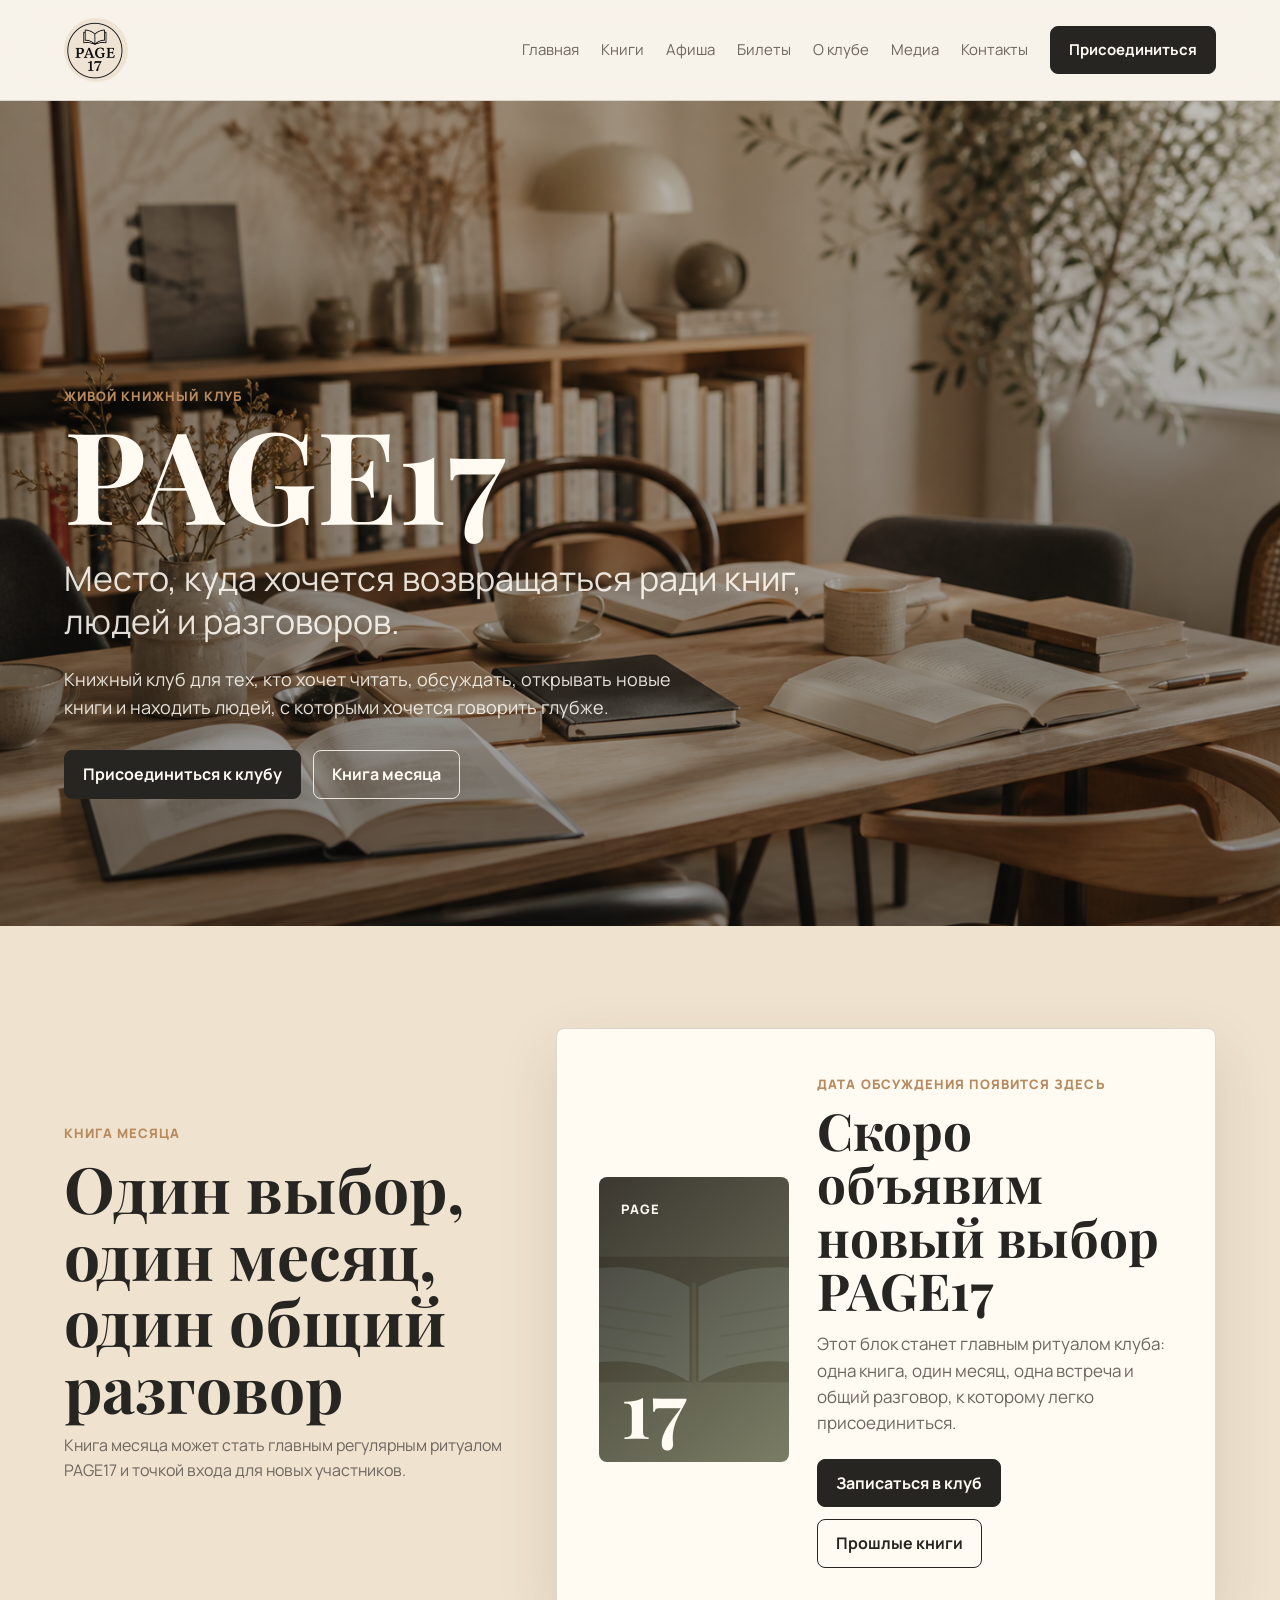
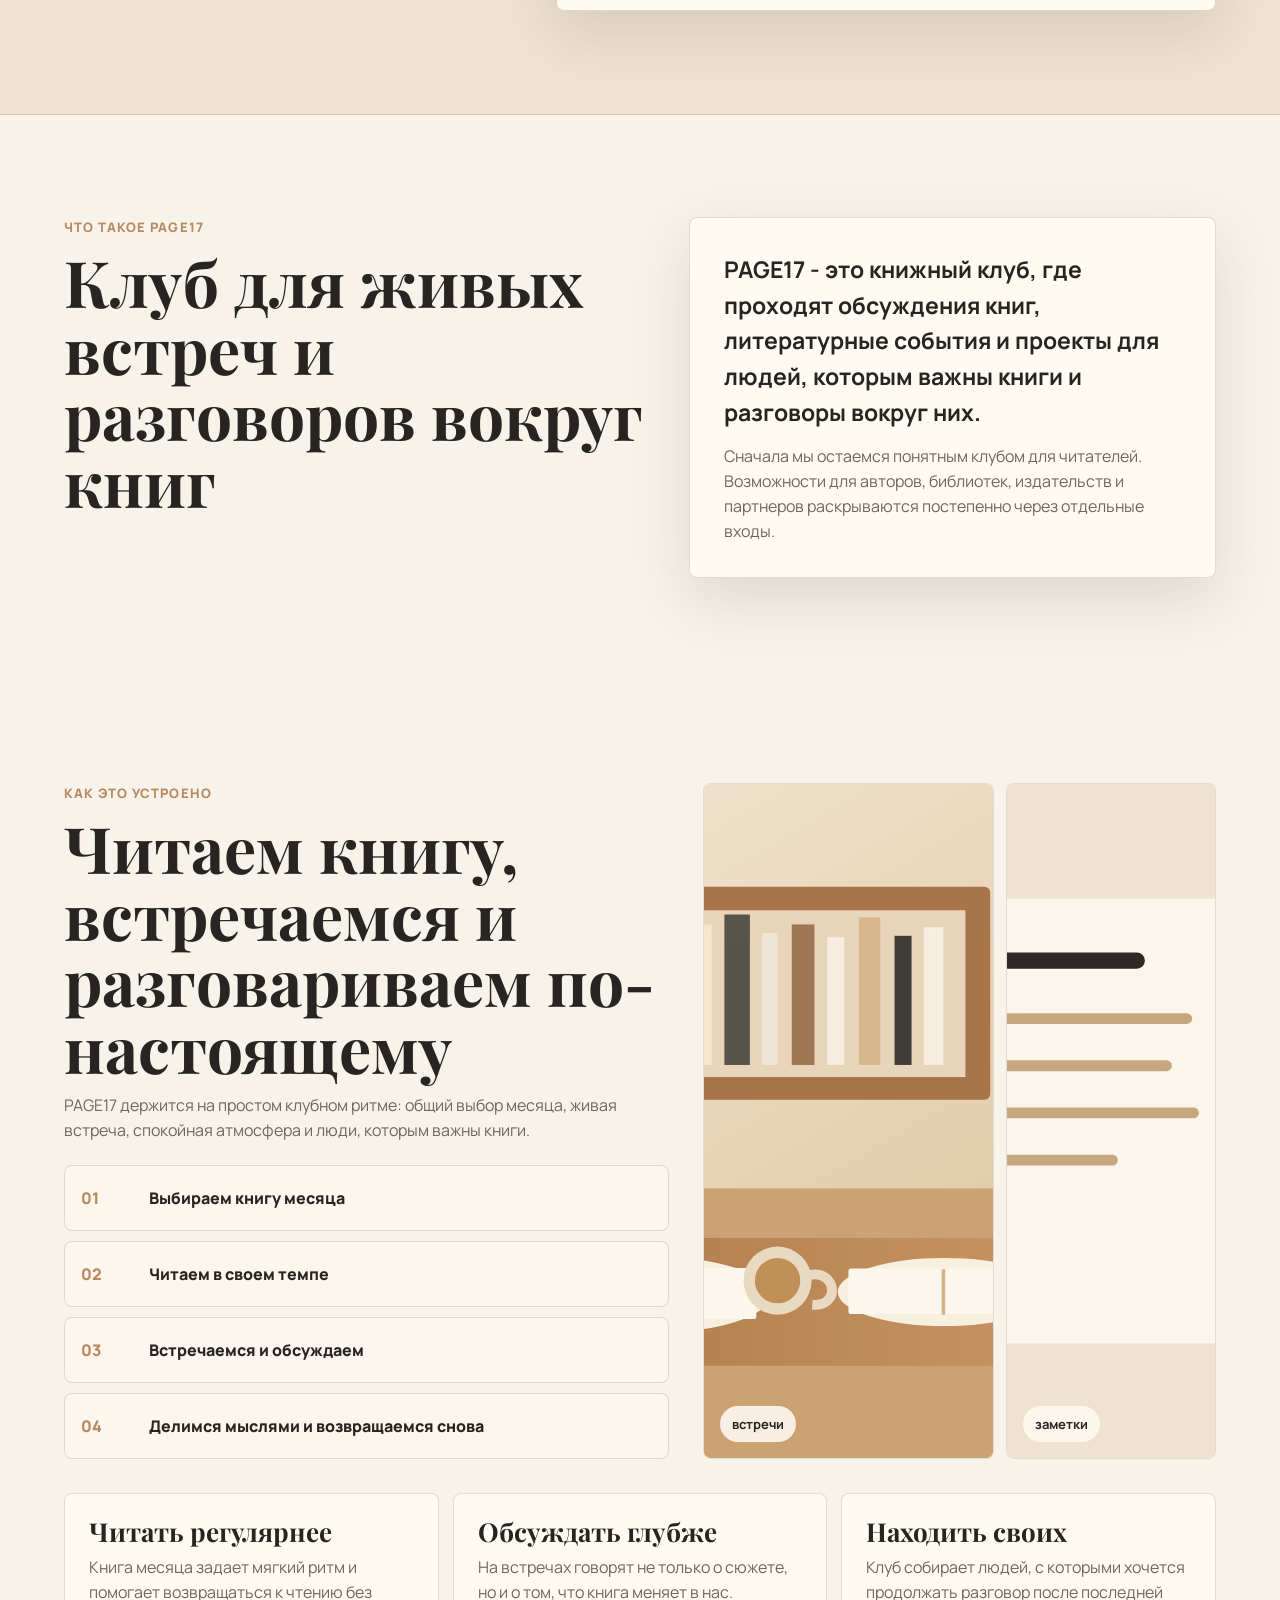
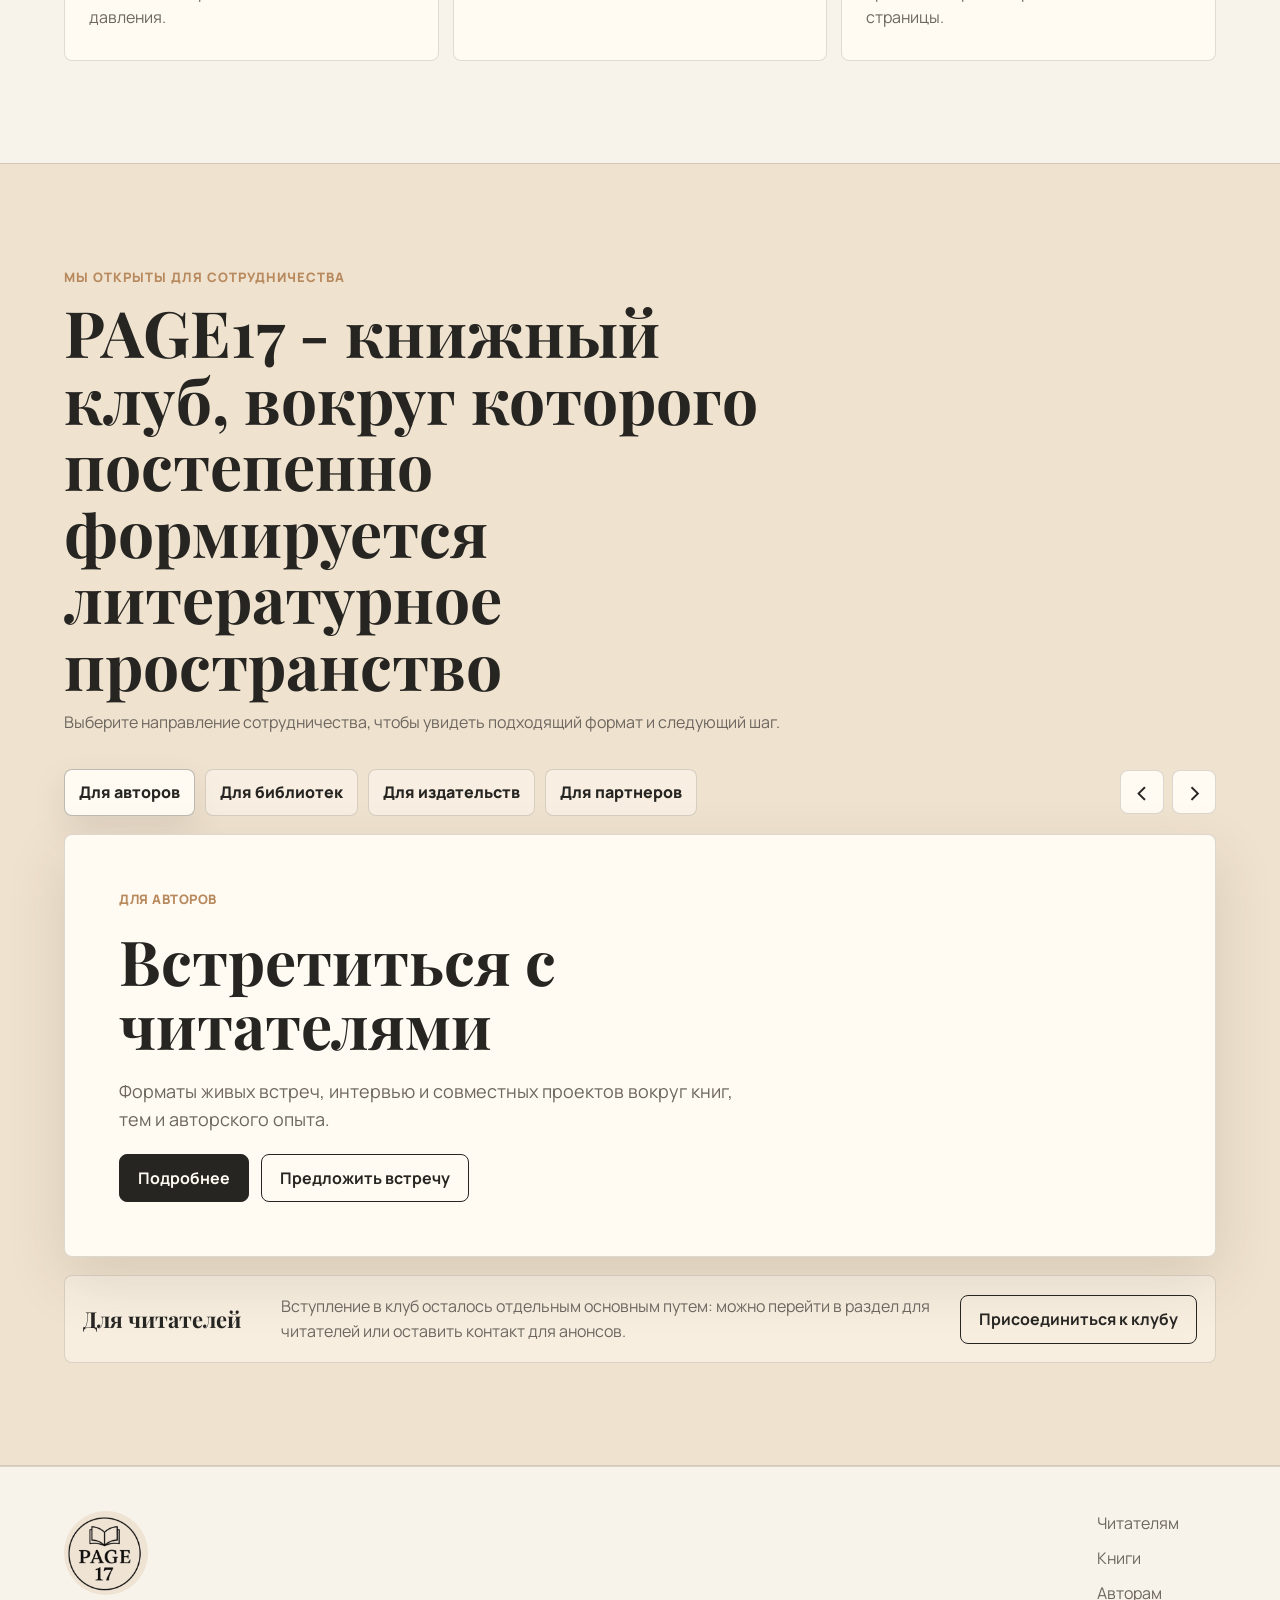
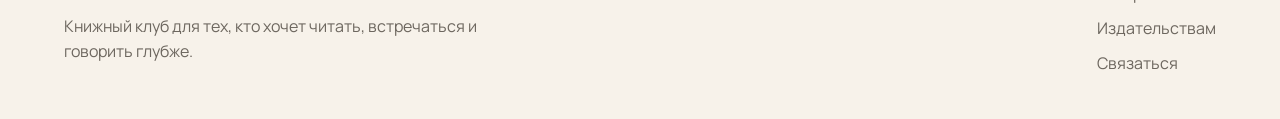
<file: index.html>
<!doctype html>
<html lang="ru">
<head>
  <meta charset="utf-8">
  <meta name="viewport" content="width=device-width, initial-scale=1">
  <title>PAGE17 - книжный клуб</title>
  <meta name="description" content="PAGE17 - книжный клуб для живых встреч, разговоров о книгах и литературных проектов.">
  <link rel="preconnect" href="https://fonts.googleapis.com">
  <link rel="preconnect" href="https://fonts.gstatic.com" crossorigin>
  <link href="https://fonts.googleapis.com/css2?family=Manrope:wght@400;500;600;700&family=Playfair+Display:wght@600;700&display=swap" rel="stylesheet">
  <link rel="icon" type="image/png" href="assets/page17-logo-v2.png">
  <link rel="stylesheet" href="styles.css">
</head>
<body>
  <header class="site-header" id="top">
    <a class="brand" href="#home" aria-label="PAGE17 на главную">
      <img class="brand-logo" src="assets/page17-logo-v2.png" alt="PAGE17">
    </a>
    <button class="menu-button" type="button" aria-label="Открыть меню" aria-expanded="false">
      <span></span><span></span><span></span>
    </button>
    <nav class="main-nav" aria-label="Главное меню">
      <a href="#home">Главная</a>
      <a href="#books">Книги</a>
      <a href="#events">Афиша</a>
      <a href="register.html">Билеты</a>
      <a href="#about">О клубе</a>
      <a href="#media">Медиа</a>
      <a href="#contacts">Контакты</a>
      <a class="nav-cta" href="https://wa.me/77077572504" target="_blank" rel="noreferrer">Присоединиться</a>
    </nav>
  </header>

  <main id="app"></main>

  <footer class="footer">
    <div>
      <a class="brand footer-brand" href="#home">
        <img class="brand-logo" src="assets/page17-logo-v2.png" alt="PAGE17">
      </a>
      <p>Книжный клуб для тех, кто хочет читать, встречаться и говорить глубже.</p>
    </div>
    <div class="footer-links">
      <a href="#readers">Читателям</a>
      <a href="#books">Книги</a>
      <a href="#authors">Авторам</a>
      <a href="#publishers">Издательствам</a>
      <a href="#contacts">Связаться</a>
    </div>
  </footer>

  <script src="script.js"></script>
</body>
</html>
</file>
<file: styles.css>
:root {
  --milk: #f7f2ea;
  --paper: #fffaf2;
  --sand: #e4caa4;
  --clay: #b7895d;
  --moss: #69715b;
  --graphite: #262522;
  --muted: #6d675f;
  --line: rgba(38, 37, 34, .14);
  --shadow: 0 22px 60px rgba(62, 43, 25, .13);
  --radius: 8px;
}

* { box-sizing: border-box; }
html { scroll-behavior: smooth; }
body {
  margin: 0;
  color: var(--graphite);
  background: var(--milk);
  font-family: Manrope, Arial, sans-serif;
  line-height: 1.55;
}
a { color: inherit; text-decoration: none; }
button, input, textarea { font: inherit; }

.site-header {
  position: sticky;
  top: 0;
  z-index: 20;
  display: flex;
  align-items: center;
  justify-content: space-between;
  gap: 24px;
  padding: 18px clamp(18px, 5vw, 64px);
  background: rgba(247, 242, 234, .88);
  border-bottom: 1px solid var(--line);
  backdrop-filter: blur(16px);
}
.brand {
  display: inline-flex;
  align-items: center;
  gap: 10px;
  font-weight: 700;
  letter-spacing: 0;
}
.brand-logo {
  display: block;
  width: 64px;
  height: 64px;
  border-radius: 50%;
  object-fit: cover;
}
.footer-brand .brand-logo { width: 84px; height: 84px; }
.main-nav {
  display: flex;
  align-items: center;
  gap: 22px;
  color: var(--muted);
  font-size: 15px;
}
.main-nav a:hover { color: var(--graphite); }
.nav-cta, .button {
  display: inline-flex;
  align-items: center;
  justify-content: center;
  min-height: 44px;
  padding: 11px 18px;
  border: 1px solid var(--graphite);
  border-radius: var(--radius);
  background: var(--graphite);
  color: var(--paper);
  font-weight: 700;
}
.button.secondary {
  background: transparent;
  color: var(--graphite);
}
.hero .button.secondary {
  border-color: rgba(255, 250, 242, .86);
  color: var(--paper);
}
.button:hover, .nav-cta:hover { transform: translateY(-1px); }
.menu-button { display: none; }
.back-link {
  display: inline-flex;
  margin-bottom: 22px;
  color: var(--muted);
  font-weight: 800;
}

.section {
  padding: clamp(56px, 8vw, 104px) clamp(18px, 5vw, 64px);
}
.section-inner {
  max-width: 1160px;
  margin: 0 auto;
}
.section-title {
  display: grid;
  gap: 12px;
  max-width: 760px;
  margin-bottom: 34px;
}
.eyebrow {
  color: var(--clay);
  font-size: 13px;
  font-weight: 800;
  letter-spacing: .08em;
  text-transform: uppercase;
}
h1, h2, h3 {
  margin: 0;
  font-family: "Playfair Display", Georgia, serif;
  line-height: 1.04;
  letter-spacing: 0;
}
h1 { font-size: clamp(52px, 10vw, 128px); }
h2 { font-size: clamp(34px, 5vw, 66px); }
h3 { font-size: 26px; }
p { margin: 0; color: var(--muted); }

.hero {
  min-height: calc(100vh - 75px);
  display: grid;
  align-items: end;
  padding: clamp(28px, 5vw, 64px);
  background:
    linear-gradient(rgba(17, 16, 14, .2), rgba(17, 16, 14, .48)),
    url("assets/page17-hero.png") center/cover;
}
.hero-content {
  max-width: 880px;
  color: var(--paper);
  padding-bottom: clamp(28px, 7vh, 76px);
}
.hero p { color: rgba(255, 250, 242, .88); }
.hero-lead {
  max-width: 740px;
  margin: 18px 0 24px;
  font-size: clamp(20px, 3vw, 34px);
  line-height: 1.25;
  color: var(--paper);
}
.hero-description {
  max-width: 620px;
  margin-bottom: 28px;
  font-size: 18px;
}
.actions { display: flex; flex-wrap: wrap; gap: 12px; }

.intro-grid {
  display: grid;
  grid-template-columns: 1.05fr .95fr;
  gap: 42px;
  align-items: start;
}
.quote-panel {
  padding: 34px;
  border: 1px solid var(--line);
  border-radius: var(--radius);
  background: var(--paper);
  box-shadow: var(--shadow);
}
.quote-panel strong {
  display: block;
  margin-bottom: 14px;
  font-size: 23px;
}

.card-grid {
  display: grid;
  grid-template-columns: repeat(3, minmax(0, 1fr));
  gap: 18px;
}
.card {
  min-height: 190px;
  padding: 26px;
  border: 1px solid var(--line);
  border-radius: var(--radius);
  background: var(--paper);
}
.card-number {
  color: var(--clay);
  font-weight: 800;
  margin-bottom: 18px;
}
.card h3 { margin-bottom: 10px; }

.event-card {
  display: grid;
  grid-template-columns: .75fr 1.25fr;
  gap: 28px;
  padding: clamp(24px, 4vw, 42px);
  border-radius: var(--radius);
  background: var(--graphite);
  color: var(--paper);
}
.event-date {
  display: grid;
  align-content: center;
  justify-items: start;
  min-height: 180px;
  padding: 26px;
  border: 1px solid rgba(255, 250, 242, .18);
  border-radius: var(--radius);
}
.event-date span:first-child {
  font-family: "Playfair Display", Georgia, serif;
  font-size: 58px;
}
.event-card p { color: rgba(255, 250, 242, .76); }
.event-card .button { border-color: var(--paper); background: var(--paper); color: var(--graphite); margin-top: 22px; }

.steps {
  display: grid;
  grid-template-columns: repeat(5, minmax(0, 1fr));
  gap: 12px;
}
.step {
  min-height: 136px;
  padding: 20px;
  border: 1px solid var(--line);
  border-radius: var(--radius);
  background: rgba(255, 250, 242, .55);
}
.step b { display: block; margin-bottom: 18px; color: var(--clay); }

.gallery {
  display: grid;
  grid-template-columns: 1.2fr .8fr .8fr;
  gap: 14px;
}
.gallery-item {
  min-height: 270px;
  border-radius: var(--radius);
  background: var(--paper);
  border: 1px solid var(--line);
  overflow: hidden;
  position: relative;
}
.gallery-item:first-child { min-height: 420px; grid-row: span 2; }
.gallery-item::before {
  content: "";
  position: absolute;
  inset: 0;
  background: var(--image) center/cover;
}
.gallery-item::after {
  content: attr(data-label);
  position: absolute;
  left: 16px;
  bottom: 16px;
  padding: 8px 12px;
  background: rgba(255, 250, 242, .88);
  border-radius: 999px;
  font-size: 13px;
  font-weight: 700;
}
.img-books { --image: url("assets/book-club-room.svg"); }
.img-table { --image: url("assets/open-books.svg"); }
.img-notes { --image: url("assets/reading-notes.svg"); }
.img-shelves { --image: url("assets/book-shelves.svg"); }
.img-cups { --image: url("assets/tea-and-books.svg"); }

.experience-section {
  background: var(--milk);
}
.experience-layout {
  display: grid;
  grid-template-columns: minmax(0, .92fr) minmax(340px, .78fr);
  gap: 34px;
  align-items: stretch;
}
.experience-copy {
  display: grid;
  align-content: start;
}
.experience-copy .section-title {
  margin-bottom: 22px;
}
.experience-steps {
  display: grid;
  gap: 10px;
}
.experience-step {
  display: grid;
  grid-template-columns: 54px 1fr;
  gap: 14px;
  align-items: center;
  min-height: 66px;
  padding: 14px 16px;
  border: 1px solid var(--line);
  border-radius: var(--radius);
  background: rgba(255, 250, 242, .56);
}
.experience-step b {
  color: var(--clay);
  font-weight: 800;
}
.experience-step span {
  font-weight: 800;
}
.experience-visual {
  display: grid;
  grid-template-columns: 1fr .72fr;
  gap: 12px;
  min-height: 440px;
}
.experience-visual .gallery-item,
.experience-visual .gallery-item:first-child {
  min-height: 100%;
  grid-row: auto;
}
.experience-reasons {
  grid-column: 1 / -1;
  display: grid;
  grid-template-columns: repeat(3, minmax(0, 1fr));
  gap: 14px;
}
.reason-card {
  min-height: 168px;
  padding: 24px;
  border: 1px solid var(--line);
  border-radius: var(--radius);
  background: var(--paper);
}
.reason-card h3 {
  margin-bottom: 10px;
  font-size: 26px;
}

.audience-band {
  background: #efe2cf;
  border-top: 1px solid var(--line);
  border-bottom: 1px solid var(--line);
}
.audience-slider {
  display: grid;
  gap: 18px;
}
.slider-topline {
  display: flex;
  align-items: center;
  justify-content: space-between;
  gap: 18px;
}
.slider-dots {
  display: flex;
  flex-wrap: wrap;
  gap: 10px;
}
.slider-controls {
  display: flex;
  gap: 8px;
}
.icon-button {
  display: grid;
  place-items: center;
  width: 44px;
  height: 44px;
  border: 1px solid rgba(38, 37, 34, .16);
  border-radius: var(--radius);
  background: var(--paper);
  color: var(--graphite);
  font-size: 30px;
  line-height: 1;
  cursor: pointer;
}
.icon-button:hover {
  border-color: rgba(38, 37, 34, .3);
  box-shadow: 0 10px 24px rgba(62, 43, 25, .1);
}
.audience-switcher {
  display: grid;
  grid-template-columns: 330px 1fr;
  gap: 18px;
  align-items: stretch;
}
.audience-tabs {
  display: grid;
  gap: 10px;
}
.audience-tab {
  display: inline-flex;
  align-items: center;
  width: auto;
  min-height: 44px;
  padding: 10px 14px;
  border: 1px solid rgba(38, 37, 34, .16);
  border-radius: var(--radius);
  background: rgba(255, 250, 242, .54);
  color: var(--graphite);
  cursor: pointer;
  font-weight: 800;
}
.audience-panel span {
  color: var(--clay);
  font-size: 13px;
  font-weight: 800;
  letter-spacing: .04em;
  text-transform: uppercase;
}
.audience-tab strong {
  font-size: 18px;
  line-height: 1.25;
}
.audience-tab:hover,
.audience-tab.is-active {
  background: var(--paper);
  border-color: rgba(38, 37, 34, .3);
  box-shadow: 0 14px 34px rgba(62, 43, 25, .1);
}
.audience-panels {
  min-height: 410px;
  border: 1px solid rgba(38, 37, 34, .16);
  border-radius: var(--radius);
  background: var(--paper);
  box-shadow: var(--shadow);
  overflow: hidden;
}
.audience-panel {
  display: none;
  min-height: 100%;
  padding: clamp(28px, 5vw, 54px);
}
.audience-panel.is-active {
  display: grid;
  align-content: center;
  gap: 20px;
}
.audience-panel h3 {
  max-width: 580px;
  font-size: clamp(36px, 5vw, 62px);
}
.audience-panel p {
  max-width: 620px;
  font-size: 18px;
}
.reader-note {
  display: grid;
  grid-template-columns: 180px 1fr auto;
  gap: 18px;
  align-items: center;
  margin-top: 18px;
  padding: 18px;
  border: 1px solid rgba(38, 37, 34, .14);
  border-radius: var(--radius);
  background: rgba(255, 250, 242, .48);
}
.reader-note strong {
  font-family: "Playfair Display", Georgia, serif;
  font-size: 22px;
}

.book-month-band {
  background: #efe2cf;
  border-bottom: 1px solid var(--line);
}
.book-month {
  display: grid;
  grid-template-columns: .82fr 1.18fr;
  gap: 34px;
  align-items: center;
}
.book-card {
  display: grid;
  grid-template-columns: 190px 1fr;
  gap: 28px;
  align-items: center;
  padding: clamp(24px, 4vw, 42px);
  border: 1px solid rgba(38, 37, 34, .16);
  border-radius: var(--radius);
  background: var(--paper);
  box-shadow: var(--shadow);
}
.book-cover {
  aspect-ratio: 2 / 3;
  display: grid;
  align-content: space-between;
  padding: 22px;
  border-radius: var(--radius);
  color: var(--paper);
  background:
    linear-gradient(140deg, rgba(38, 37, 34, .88), rgba(105, 113, 91, .85)),
    url("assets/open-books.svg") center/cover;
}
.book-cover span {
  font-size: 13px;
  font-weight: 800;
  letter-spacing: .1em;
}
.book-cover strong {
  font-family: "Playfair Display", Georgia, serif;
  font-size: 78px;
  line-height: .85;
}
.book-card h3 {
  margin: 8px 0 14px;
  font-size: clamp(30px, 4vw, 52px);
}
.book-card p {
  max-width: 620px;
  margin-bottom: 22px;
  font-size: 17px;
}

.media-tabs {
  display: flex;
  flex-wrap: wrap;
  gap: 10px;
  margin-bottom: 26px;
}
.media-tab {
  min-height: 44px;
  padding: 10px 16px;
  border: 1px solid var(--line);
  border-radius: var(--radius);
  background: rgba(255, 250, 242, .58);
  color: var(--muted);
  font-weight: 800;
  cursor: pointer;
}
.media-tab.is-active,
.media-tab:hover {
  background: var(--graphite);
  color: var(--paper);
}
.media-panel {
  display: none;
}
.media-panel.is-active {
  display: block;
}
.press-list {
  display: grid;
  gap: 14px;
}
.press-card {
  display: grid;
  gap: 10px;
  padding: 24px;
  border: 1px solid var(--line);
  border-radius: var(--radius);
  background: var(--paper);
}
.press-card span {
  color: var(--clay);
  font-size: 13px;
  font-weight: 800;
  text-transform: uppercase;
}
.press-card strong {
  font-family: "Playfair Display", Georgia, serif;
  font-size: clamp(24px, 3vw, 38px);
  line-height: 1.08;
}
.press-card em {
  color: var(--muted);
  font-style: normal;
  font-weight: 800;
}
.press-card:hover {
  transform: translateY(-2px);
  box-shadow: var(--shadow);
}
.podcast-card {
  display: grid;
  gap: 18px;
  max-width: 880px;
  padding: clamp(28px, 5vw, 54px);
  border: 1px solid var(--line);
  border-radius: var(--radius);
  background: var(--paper);
  box-shadow: var(--shadow);
}
.podcast-card p {
  max-width: 680px;
  font-size: 18px;
}
.podcast-intro {
  display: grid;
  gap: 12px;
  max-width: 760px;
  margin-bottom: 28px;
}
.podcast-intro h2 {
  font-size: clamp(34px, 5vw, 60px);
}
.podcast-intro p {
  font-size: 18px;
}
.episode-layout {
  display: grid;
  grid-template-columns: minmax(0, 1.15fr) minmax(320px, .85fr);
  gap: 28px;
  align-items: start;
}
.video-shell {
  position: relative;
  overflow: hidden;
  border: 1px solid var(--line);
  border-radius: var(--radius);
  background: var(--graphite);
  box-shadow: var(--shadow);
  aspect-ratio: 16 / 9;
}
.video-shell iframe {
  position: absolute;
  inset: 0;
  width: 100%;
  height: 100%;
  border: 0;
}
.episode-card {
  display: grid;
  gap: 16px;
  padding: clamp(24px, 4vw, 38px);
  border: 1px solid var(--line);
  border-radius: var(--radius);
  background: var(--paper);
}
.episode-card h2 {
  font-size: clamp(32px, 4vw, 54px);
}
.guest-line {
  display: grid;
  gap: 4px;
  padding: 14px 0;
  border-top: 1px solid var(--line);
  border-bottom: 1px solid var(--line);
}
.guest-line strong {
  font-size: 19px;
}
.guest-line span {
  color: var(--muted);
}
.takeaway-list {
  display: grid;
  gap: 10px;
  margin-top: 2px;
}
.takeaway-list strong {
  font-size: 15px;
}
.takeaway-list ul {
  display: grid;
  gap: 8px;
  margin: 0;
  padding-left: 20px;
  color: var(--muted);
}
.topic-list {
  display: flex;
  flex-wrap: wrap;
  gap: 8px;
  margin: 4px 0 8px;
}
.topic-list span {
  padding: 8px 11px;
  border: 1px solid var(--line);
  border-radius: 999px;
  background: rgba(247, 242, 234, .72);
  color: var(--muted);
  font-size: 13px;
  font-weight: 800;
}
.podcast-archive {
  margin-top: clamp(46px, 7vw, 82px);
}

.page-hero {
  padding: clamp(58px, 9vw, 116px) clamp(18px, 5vw, 64px);
  background: #efe2cf;
}
.page-hero .section-inner {
  display: grid;
  grid-template-columns: 1fr .72fr;
  gap: 42px;
  align-items: end;
}
.mini-nav {
  display: flex;
  flex-wrap: wrap;
  gap: 10px;
  margin-top: 24px;
}
.mini-nav a {
  padding: 9px 12px;
  border: 1px solid var(--line);
  border-radius: 999px;
  background: rgba(255, 250, 242, .55);
  color: var(--muted);
  font-size: 14px;
}
.content-list {
  display: grid;
  gap: 14px;
}
.content-row {
  display: grid;
  grid-template-columns: 180px 1fr;
  gap: 24px;
  padding: 24px 0;
  border-top: 1px solid var(--line);
}
.content-row h3 { font-family: Manrope, Arial, sans-serif; font-size: 18px; }

.contact-layout {
  display: grid;
  grid-template-columns: .85fr 1.15fr;
  gap: 34px;
}
.contact-list {
  display: grid;
  gap: 12px;
  margin-top: 20px;
}
.contact-list a {
  padding: 16px;
  border: 1px solid var(--line);
  border-radius: var(--radius);
  background: var(--paper);
}
.form {
  display: grid;
  gap: 14px;
  padding: 26px;
  border: 1px solid var(--line);
  border-radius: var(--radius);
  background: var(--paper);
}
.field {
  display: grid;
  gap: 8px;
  color: var(--muted);
  font-size: 14px;
  font-weight: 700;
}
.field input, .field textarea {
  width: 100%;
  min-height: 46px;
  padding: 12px 14px;
  border: 1px solid var(--line);
  border-radius: var(--radius);
  background: #fffdf8;
  color: var(--graphite);
}
.field textarea { min-height: 130px; resize: vertical; }

.footer {
  display: grid;
  grid-template-columns: 1fr auto;
  gap: 28px;
  padding: 44px clamp(18px, 5vw, 64px);
  border-top: 1px solid var(--line);
}
.footer p { max-width: 420px; margin-top: 12px; }
.footer-links {
  display: grid;
  gap: 10px;
  color: var(--muted);
}

@media (max-width: 980px) {
  .card-grid { grid-template-columns: repeat(2, minmax(0, 1fr)); }
  .steps { grid-template-columns: repeat(3, minmax(0, 1fr)); }
  .intro-grid, .page-hero .section-inner, .contact-layout, .audience-switcher, .reader-note, .book-month, .experience-layout, .episode-layout { grid-template-columns: 1fr; }
  .gallery { grid-template-columns: 1fr 1fr; }
  .event-card { grid-template-columns: 1fr; }
  .audience-tabs { grid-template-columns: repeat(2, minmax(0, 1fr)); }
  .book-card { grid-template-columns: 160px 1fr; }
  .experience-visual { min-height: 340px; }
  .experience-reasons { grid-template-columns: 1fr; }
}

@media (max-width: 760px) {
  .site-header { padding: 14px 18px; }
  .menu-button {
    display: inline-grid;
    gap: 4px;
    width: 42px;
    height: 42px;
    place-content: center;
    border: 1px solid var(--line);
    border-radius: var(--radius);
    background: var(--paper);
  }
  .menu-button span {
    display: block;
    width: 18px;
    height: 2px;
    background: var(--graphite);
  }
  .main-nav {
    position: absolute;
    left: 18px;
    right: 18px;
    top: 68px;
    display: none;
    align-items: stretch;
    flex-direction: column;
    padding: 18px;
    background: var(--paper);
    border: 1px solid var(--line);
    border-radius: var(--radius);
    box-shadow: var(--shadow);
  }
  .main-nav.is-open { display: flex; }
  .hero { min-height: 760px; align-items: end; }
  .card-grid, .steps, .gallery, .audience-tabs, .book-card, .experience-visual { grid-template-columns: 1fr; }
  .slider-topline { align-items: flex-start; flex-direction: column; }
  .slider-dots { width: 100%; }
  .audience-tab { width: 100%; justify-content: center; }
  .book-cover { max-width: 210px; }
  .experience-visual { min-height: auto; }
  .experience-visual .gallery-item { min-height: 240px; }
  .gallery-item, .gallery-item:first-child { min-height: 260px; grid-row: auto; }
  .content-row { grid-template-columns: 1fr; gap: 8px; }
  .footer { grid-template-columns: 1fr; }
}
</file>
